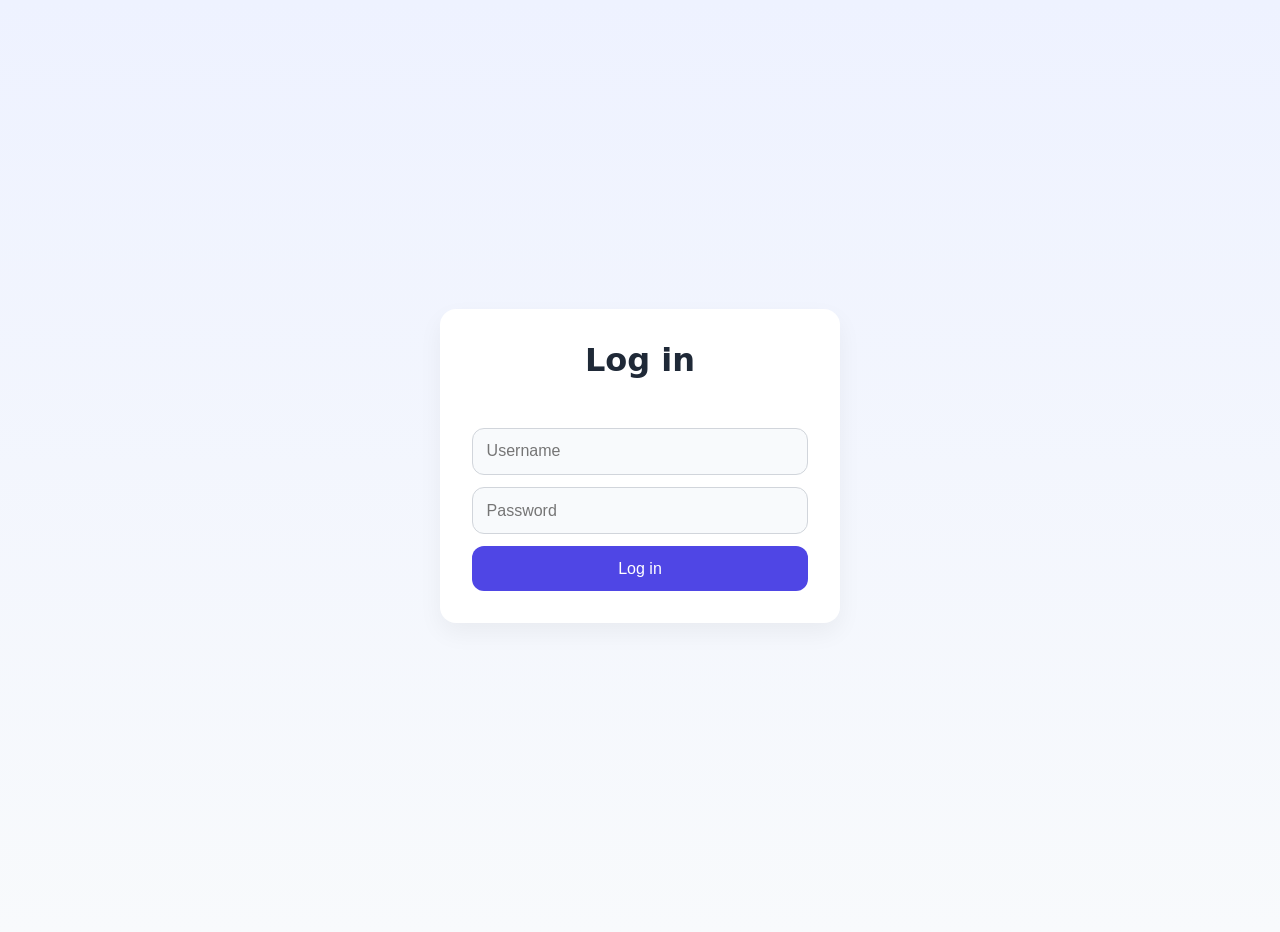
<file: ui/login.html>
<!doctype html>
<html lang="en">
<head>
<meta charset="utf-8">
<meta name="viewport" content="width=device-width, initial-scale=1.0">
<title>Log in</title>
<link rel="icon" type="image/png" href="favicon.png" />
<style>
  body { 
    font-family: Inter, system-ui, sans-serif; 
    background: linear-gradient(180deg, #eef2ff 0%, #f8fafc 100%); 
    margin: 0; 
    min-height: 100vh; 
    display: flex; 
    align-items: center; 
    justify-content: center; 
    padding: 1rem;
    color: #1f2937;
  }
  .auth-container {
    background: white;
    padding: 2rem;
    border-radius: 1rem;
    box-shadow: 0 10px 25px rgba(0, 0, 0, 0.05);
    width: 100%;
    max-width: 400px;
    box-sizing: border-box;
  }
  h1 { margin-top: 0; margin-bottom: 1.5rem; text-align: center; }
  input { 
    display: block; 
    width: 100%; 
    margin-bottom: 12px; 
    padding: 0.85rem; 
    box-sizing: border-box; 
    border: 1px solid #d1d5db;
    border-radius: 0.75rem;
    background: #f8fafc;
    font-size: 16px; /* Prevents mobile iOS zoom */
  }
  input:focus { outline: 2px solid #6366f1; border-color: transparent; }
  button { 
    width: 100%; 
    padding: 0.85rem; 
    background: #4f46e5;
    color: white;
    border: none;
    border-radius: 0.75rem;
    font-size: 1rem;
    font-weight: 500;
    cursor: pointer;
    transition: background 0.15s ease;
  }
  button:hover { background: #4338ca; }
  #error { color: #dc2626; min-height: 1.2em; margin-bottom: 8px; font-size: 0.9rem; text-align: center; }
  p { text-align: center; margin-top: 1.5rem; font-size: 0.95rem; }
  a { color: #4f46e5; text-decoration: none; font-weight: 500; }
  a:hover { text-decoration: underline; }

  /* Loading State */
  .btn-loading {
    position: relative !important;
    color: transparent !important;
    pointer-events: none !important;
  }
  .btn-loading::after {
    content: "";
    position: absolute;
    left: 50%;
    top: 50%;
    width: 1.2em;
    height: 1.2em;
    margin-left: -0.6em;
    margin-top: -0.6em;
    border: 2px solid rgba(255, 255, 255, 0.3);
    border-top-color: #ffffff;
    border-radius: 50%;
    animation: btn-spin 0.6s linear infinite;
  }
  @keyframes btn-spin {
    to { transform: rotate(360deg); }
  }
</style>
<link rel="icon" type="image/png" href="favicon.png" />
</head>
<body>
  <div class="auth-container">
    <h1>Log in</h1>
    <div id="error"></div>
    <form id="login-form">
      <input type="text" name="username" placeholder="Username" autocomplete="username" required>
      <input type="password" name="password" placeholder="Password" autocomplete="current-password" required>
      <button type="submit">Log in</button>
    </form>
    <!-- <p><a href="/register.html">Need an account? Register</a></p> -->
  </div>

  <script src="login.js"></script>
</body>
</html>
</file>
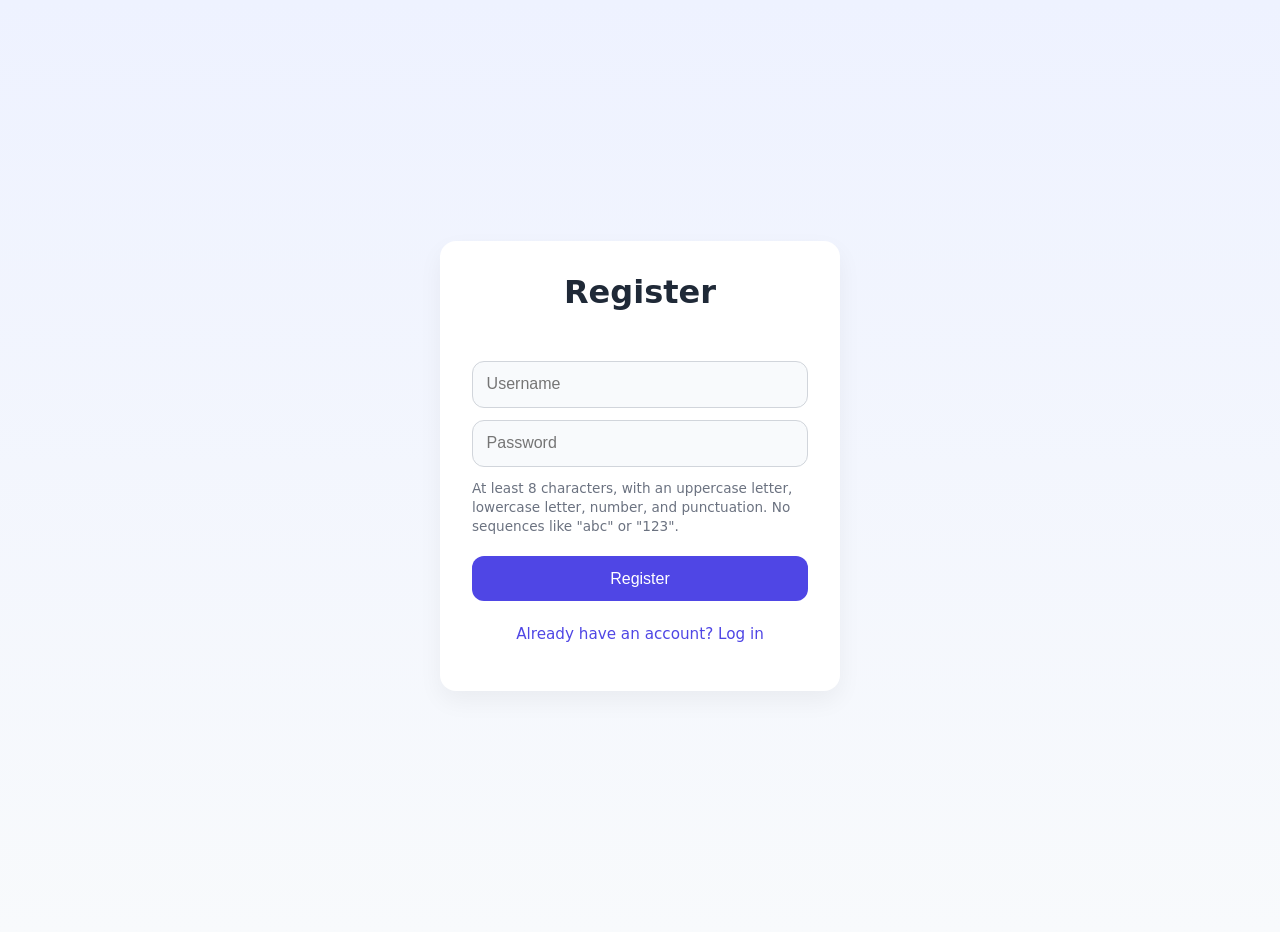
<file: ui/register.html>
<!doctype html>
<html lang="en">
<head>
<meta charset="utf-8">
<meta name="viewport" content="width=device-width, initial-scale=1.0">
<title>Register</title>

<style>
  body { 
    font-family: Inter, system-ui, sans-serif; 
    background: linear-gradient(180deg, #eef2ff 0%, #f8fafc 100%); 
    margin: 0; 
    min-height: 100vh; 
    display: flex; 
    align-items: center; 
    justify-content: center; 
    padding: 1rem;
    color: #1f2937;
  }
  .auth-container {
    background: white;
    padding: 2rem;
    border-radius: 1rem;
    box-shadow: 0 10px 25px rgba(0, 0, 0, 0.05);
    width: 100%;
    max-width: 400px;
    box-sizing: border-box;
  }
  h1 { margin-top: 0; margin-bottom: 1.5rem; text-align: center; }
  input { 
    display: block; 
    width: 100%; 
    margin-bottom: 12px; 
    padding: 0.85rem; 
    box-sizing: border-box; 
    border: 1px solid #d1d5db;
    border-radius: 0.75rem;
    background: #f8fafc;
    font-size: 16px;
  }
  input:focus { outline: 2px solid #6366f1; border-color: transparent; }
  button { 
    width: 100%; 
    padding: 0.85rem; 
    background: #4f46e5;
    color: white;
    border: none;
    border-radius: 0.75rem;
    font-size: 1rem;
    font-weight: 500;
    cursor: pointer;
    transition: background 0.15s ease;
  }
  button:hover { background: #4338ca; }
  #error { color: #dc2626; min-height: 1.2em; margin-bottom: 8px; font-size: 0.9rem; text-align: center; }
  small { color: #6b7280; display: block; margin-bottom: 1.25rem; font-size: 0.85rem; line-height: 1.4; }
  p { text-align: center; margin-top: 1.5rem; font-size: 0.95rem; }
  a { color: #4f46e5; text-decoration: none; font-weight: 500; }
  a:hover { text-decoration: underline; }
  
  /* Loading State */
  .btn-loading {
    position: relative !important;
    color: transparent !important;
    pointer-events: none !important;
  }
  .btn-loading::after {
    content: "";
    position: absolute;
    left: 50%;
    top: 50%;
    width: 1.2em;
    height: 1.2em;
    margin-left: -0.6em;
    margin-top: -0.6em;
    border: 2px solid rgba(255, 255, 255, 0.3);
    border-top-color: #ffffff;
    border-radius: 50%;
    animation: btn-spin 0.6s linear infinite;
  }
  @keyframes btn-spin {
    to { transform: rotate(360deg); }
  }
</style>

<link rel="icon" type="image/png" href="favicon.png" />
</head>
<body>
  <div class="auth-container">
    <h1>Register</h1>
    <div id="error"></div>
    <form id="register-form">
      <input type="text" name="username" placeholder="Username" autocomplete="username" required>
      <input type="password" name="password" placeholder="Password" autocomplete="new-password" required>
      <small>At least 8 characters, with an uppercase letter, lowercase letter, number, and punctuation. No sequences like "abc" or "123".</small>
      <button type="submit">Register</button>
    </form>
    <p><a href="/login.html">Already have an account? Log in</a></p>
  </div>

  <script src="register.js"></script>
</body>
</html>
</file>
